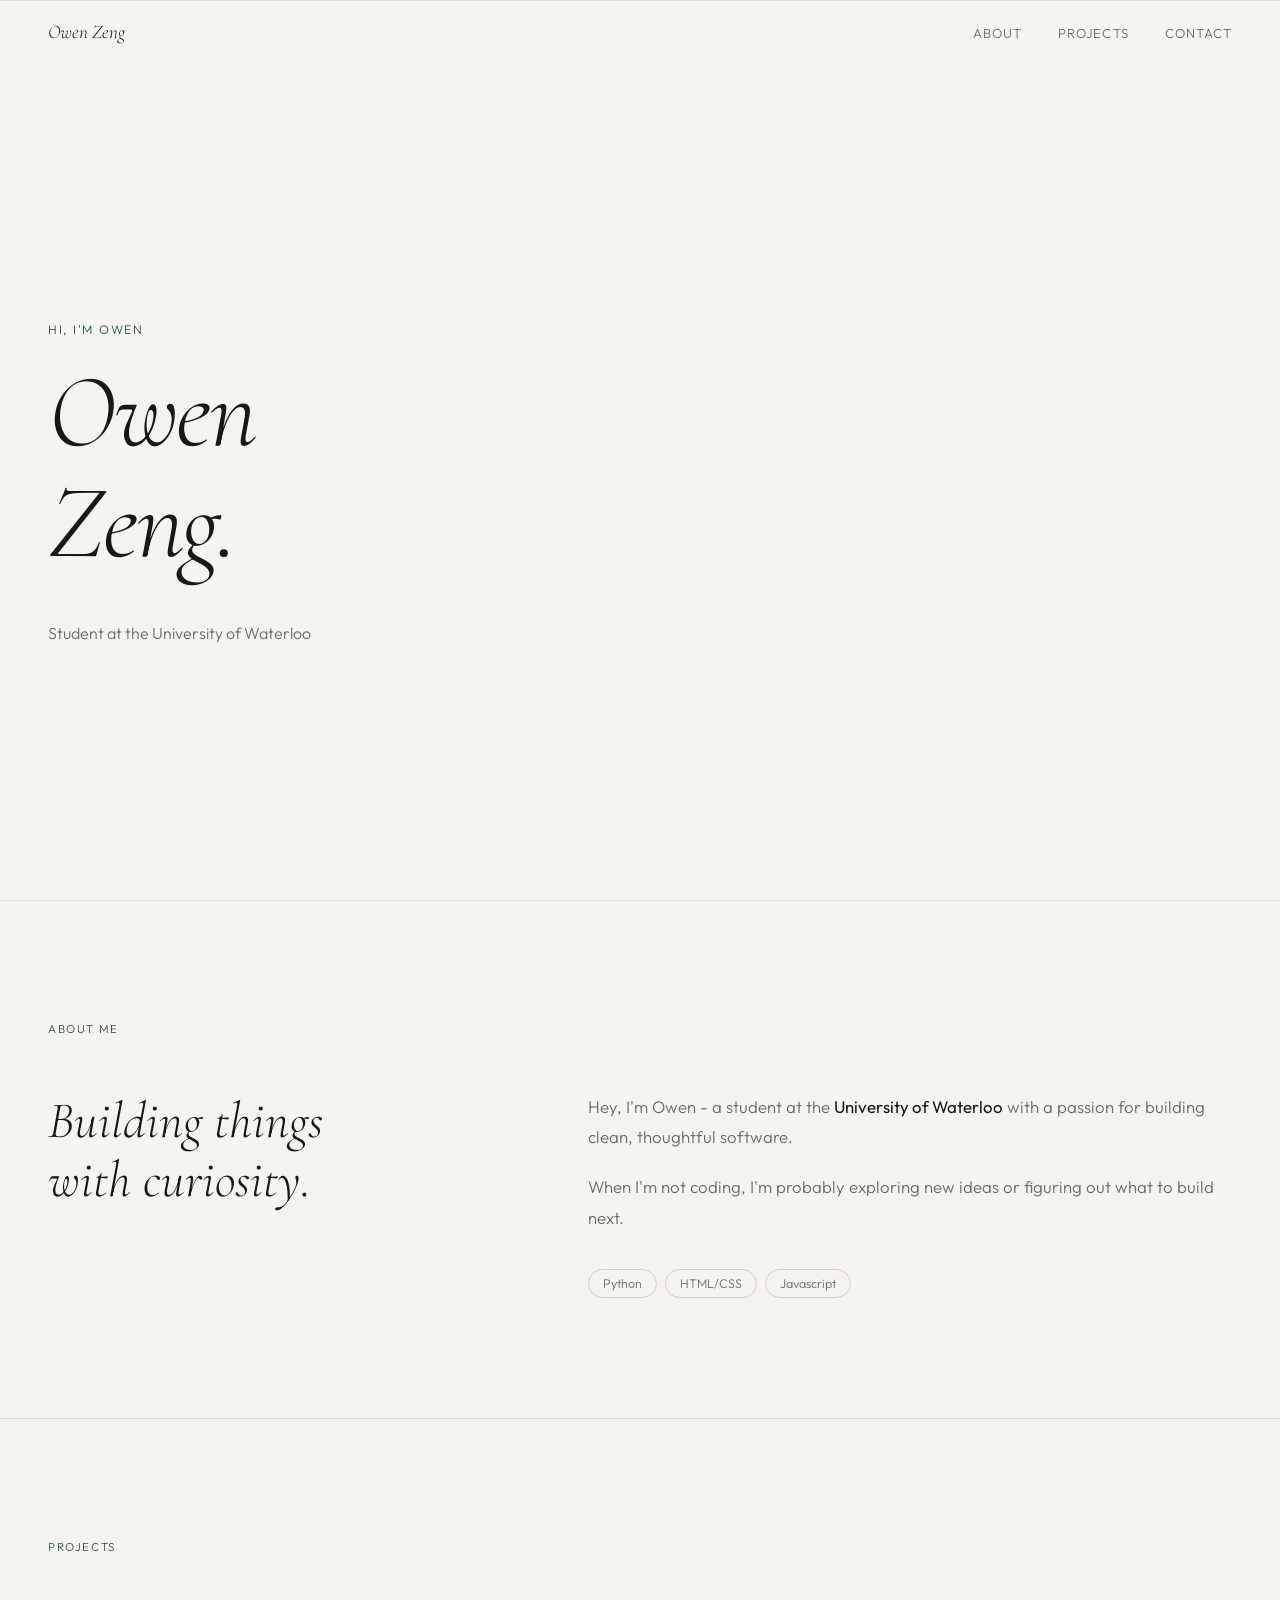
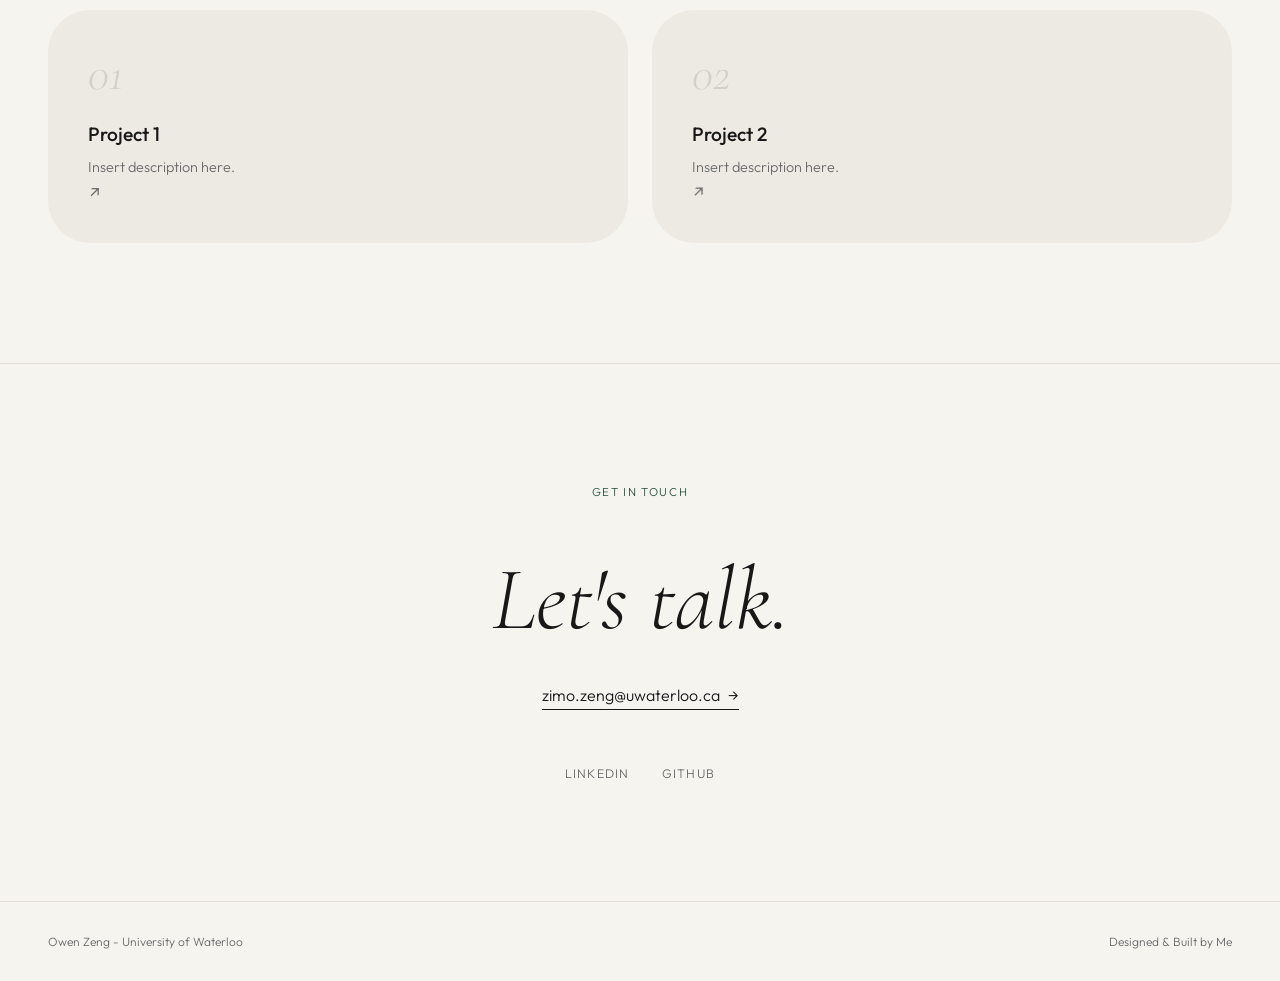
<file: index.html>
<!DOCTYPE html>
<html lang="en">
<head>
    <meta charset="UTF-8">
    <meta name="viewport" content="width=device-width, initial-scale=1.0">
    <title>Owen Zeng</title>
    <link rel="preconnect" href="https://fonts.googleapis.com">
    <link rel="preconnect" href="https://fonts.gstatic.com" crossorigin>
    <link href="https://fonts.googleapis.com/css2?family=Cormorant+Garamond:ital,wght@0,300;1,300;1,400&family=Outfit:wght@300;400;500&display=swap" rel="stylesheet">
    <link rel="stylesheet" href="style.css">
</head>
<body>

    <!-- Custom Cursor -->
     <div id="cursor"></div>

    <!-- Navigation on page-->
    <nav id="nav">
        <a href="#" class="nav-logo"> Owen Zeng </a>
        <ul class="nav-links">
            <li> <a href="#about"> About </a> </li>
            <li> <a href="#projects"> Projects </a> </li>
            <li> <a href="#contact"> Contact </a> </li>
        </ul>
    </nav>


    <!-- Personal Information Section-->
    <section id="hero">
        <p class="hero-eyebrow"> Hi, I'm Owen </p>
        <h1 class="hero-name">
            <span class="line"> <span> Owen </span> </span>
            <span class="line"> <span> Zeng. </span> </span>
        </h1>
        <p class="hero-desc"> Student at the University of Waterloo</p>
    </section>


    <!-- About me Section-->
    <section id="about">
        <p class="section-label reveal"> About Me </p>
        <div class="about-grid">
            <div class="about-left reveal reveal-delay-1">
                <h2 class="about-heading"> Building things <br> with curiosity.</h2>
            </div>
            <div class="about-body reveal reveal-delay-2">
                <p>
                    Hey, I'm Owen - a student at the
                    <strong>University of Waterloo</strong>
                    with a passion for building clean, thoughtful software.
                </p>
                <p>
                    When I'm not coding, I'm probably exploring new ideas or
                    figuring out what to build next.
                </p>
                <div class="skills-row">
                    <span class="skill-tag"> Python </span>
                    <span class="skill-tag"> HTML/CSS </span>
                    <span class="skill-tag"> Javascript </span>
                </div>
            </div>
        </div>
    </section>


    <!-- Projects Section-->
    <section id="projects">
        <p class="section-label reveal"> Projects </p>
        <div class="projects-grid">

            <!-- Replace href with actual links later -->

            <a href ="#" class="card reveal reveal-delay-1">
                <div class="card-num"> 01 </div>
                <div class="card-title"> Project 1 </div>
                <p class="card-desc"> Insert description here. </p>
                <span class="card-arrow"> &#8594; </span>
            </a>

            <!-- Replace href with actual links later -->

            <a href ="#" class="card reveal reveal-delay-2">
                <div class="card-num"> 02 </div>
                <div class="card-title"> Project 2 </div>
                <p class="card-desc"> Insert description here. </p>
                <span class="card-arrow"> &#8594; </span>
            </a>
        
        </div>
    </section>


    <!-- Contact Information Section-->
    <section id="contact">
        <p class="section-label reveal"> Get in Touch </p>
        <h2 class="contact-heading reveal reveal-delay-1"> Let's talk. </h2>
        <a href="mailto:zimo.zeng@uwaterloo.ca" class="contact-email reveal reveal-delay-2">
            zimo.zeng@uwaterloo.ca <span> &#8594; </span>
        </a>
        <div class="contact-links reveal reveal-delay-3">
            <a href="https://linkedin.com/in/zimozeng" target="_blank"> LinkedIn </a>
            <a href="https://github.com/OZzzang" target="_blank"> GitHub </a>
        </div>
    </section>


    <!-- Footer Section-->
    <footer>
        <p> Owen Zeng - University of Waterloo</p>
        <p> Designed & Built by Me</p>
    </footer>

    <script>
        
        // Scroll reveal animation using Intersection Observer API //
        const revealEls = document.querySelectorAll(".reveal");

        // Function to observe //
        const observer = new IntersectionObserver(function(entries) {
            entries.forEach(function(entry) {
                if (entry.isIntersecting) {
                    entry.target.classList.add("visible");
                    observer.unobserve(entry.target);
                }
            });
        }, { threshold: 0.12 });
        
        // Calling the observer function onto the reveal class //
        revealEls.forEach(function(el) {
            observer.observe(el);
        });
        
        // Making nav scrolling non-transparent //
        const nav = document.getElementById("nav");
        
        /* Function calling .addEventListener API to
        add and removed "scrolled" to elements with ID "nav" */
        window.addEventListener("scroll", function() {
            if (window.scrollY > 40) {
                nav.classList.add("scrolled");
            } else {
                nav.classList.remove("scrolled");
            }
        });
        
        // Custom Cursor //
        const cursor = document.getElementById("cursor");

        // Mouse is main cursor cursor is trailing behind //
        let mouseX = -100, mouseY = -100;
        let cursorX = -100, cursorY = -100;
        
        // Updates main Mouse's information in real time //
        document.addEventListener("mousemove", function(e) {
            mouseX = e.clientX;
            mouseY = e.clientY;
        });

        // Function to add or remove "hovered" effect to Cursor //
        document.querySelectorAll("a, button, .card").forEach(function(el) {
            el.addEventListener("mouseenter", function() {
                cursor.classList.add("hovered");
            });

            el.addEventListener("mouseleave", function() {
                cursor.classList.remove("hovered");
            });
        });

        // Function to animate(move the Cursor) and create trailing effect //
        // Also uses requestAnimationFrame API to keep up with monitor refresh rate //
        function animateCursor() {
            cursorX += (mouseX - cursorX) * 0.18;
            cursorY += (mouseY - cursorY) * 0.18;
            cursor.style.left = cursorX + "px";
            cursor.style.top = cursorY + "px";
            requestAnimationFrame(animateCursor);
        }

        // Calling the function //
        animateCursor();

        // 3D Card Tilt Animation //
        document.querySelectorAll(".card").forEach(function(card) {
            card.addEventListener("mousemove", function(e) {
                const rect = card.getBoundingClientRect();
                const x = (e.clientX - rect.left) / (rect.width) - 0.5;
                const y = (e.clientY - rect.top) / (rect.height) - 0.5;
                card.style.transform = 
                    "perspective(310px) rotateY(" + (x * 8) + "deg) rotateX(" + (-y * 6) + "deg) translateZ(4px)";  
            });
            
            card.addEventListener("mouseleave", function() {
                card.style.transform = "";
            });
        });

    </script>
</body>
</html>
</file>
<file: style.css>
/* Color Variables */
:root {
    --bg: #f6f4ef;
    --ink: #181818;
    --ink-2: #6a6a6a;
    --accent: #2b5343;
    --accent-light: #d6e8e1;
    --card: #edeae3;
}


/* Reset default browser styles*/
*, *::before, *::after {
    box-sizing: border-box;
    margin: 0;
    padding: 0;
}


/* Styles for body and global elements */
body {
    background: var(--bg);
    color: var(--ink);
    font-family: "Outfit", sans-serif;
    font-weight: 300;

    /* Hide default cursor */
    *, a, button {
        cursor: none;
    }
}

/* Style the navigation page */
nav {
    position: fixed;
    top: 0;
    left: 0;
    right: 0;
    height: 64px;
    display: flex;
    align-items: center;
    justify-content: space-between;
    padding: 0 48px;
    z-index: 100;
    transition: background 0.4s;
}

.nav-logo {
    font-family: "Cormorant Garamond", serif;
    font-style: italic;
    font-size: 1.2rem;
    color: var(--ink);
    text-decoration: none;
    opacity: 0;
    animation: fadeUp 0.6s 0.8s forwards;
}

.nav-links {
    display: flex;
    gap: 36px;
    list-style: none;
    opacity: 0;
    animation: fadeUp 0.6s 1s forwards;
}

.nav-links a {
    text-decoration: none;
    font-size: 0.82rem;
    letter-spacing: 0.08em;
    text-transform: uppercase;
    color: var(--ink-2);
    position: relative;
    transition: color 0.3s;
}

.nav-links a::after {
    content: "";
    position: absolute;
    left: 50%;
    right: 50%;
    bottom: -2px;
    height: 1px;
    background: var(--accent);
    transition: left 0.3s, right 0.3s;
}

.nav-links a:hover::after {
    left: 0;
    right: 0;
}

/* Added hover effect to nav links */
.nav-links a:hover {
    color: var(--ink);
}

/* Making nav non-transparent while scrolling */
nav.scrolled {
    background: rgba(246, 244, 239, 0.88);
    backdrop-filter: blur(12px);
}

/* Styling myself page */
#hero {
    min-height: 100svh;
    display: flex;
    flex-direction: column;
    justify-content: center;
    padding: 0 48px;
    padding-top: 64px;
}

.hero-eyebrow {
    font-size: 0.78rem;
    letter-spacing: 0.14em;
    text-transform: uppercase;
    color: var(--accent);
    margin-bottom: 28px;
    opacity: 0;
    animation: fadeUp 0.5s 0.2s forwards;
}

.hero-name {
    font-family: "Cormorant Garamond", serif;
    font-style: italic;
    font-weight: 300;
    font-size: clamp(4.5rem, 10vw, 6.5rem);
    line-height: 0.92;
    letter-spacing: -0.02em;
}

.hero-name .line {
    display: block;
    overflow: hidden;
    padding-bottom: 0.15em;
}

.hero-name .line span {
    display: block;
    transform: translateY(110%);
    animation: slideUp 0.9s cubic-bezier(0.16, 1, 0.3, 1) forwards;
}

.hero-name .line:nth-child(1) span {
    animation-delay: 0.3s;
}

.hero-name .line:nth-child(2) span {
    animation-delay: 0.45s;
}

.hero-desc {
    margin-top: 36px;
    font-size: 1rem;
    color: var(--ink-2);
    opacity: 0;
    animation: fadeUp 0.6s 0.9s forwards;
}

/* Styling about and projects section */
section {
    padding: 120px 48px;
    border-top: 1px solid #e0ddd6;
}

.section-label {
    font-size: 0.72rem;
    letter-spacing: 0.14em;
    text-transform: uppercase;
    color: var(--accent);
    margin-bottom: 56px;
}

.about-heading {
    font-family: "Cormorant Garamond", serif;
    font-style: italic;
    font-size: clamp(2.2rem, 4vw, 3.5rem);
    font-weight: 300;
    line-height: 1.15;
}

.about-body p {
    font-size: 1.05rem;
    line-height: 1.8;
    color: var(--ink-2);
    margin-bottom: 20px;
}

.about-body strong {
    color: var(--ink);
    font-weight: 400;
}


/* Styling skills section */
.skills-row {
    display: flex;
    flex-wrap: wrap;
    gap: 8px;
    margin-top: 36px;
}

.skill-tag {
    padding: 6px 14px;
    border: 1px solid #d4d0c8;
    border-radius: 99px;
    font-size: 0.78rem;
    color: var(--ink-2);
}

.card {
    background: var(--card);
    border-radius: 42px;
    padding: 40px;
    text-decoration: none;
    color: inherit;
    display: block;
    transition: transform 0.15s;
}

/* Added hover effect to project cards */
.card-arrow {
    display: inline-block;
    font-size: 1.2rem;
    color: var(--ink-2);
    transform: rotate(-45deg);
    transition: transform 0.3s, color 0.3s;
}

.card:hover {
    transform: translateY(-4px);
}

.card:hover .card-arrow {
    transform: rotate(-45deg) translate(4px, -4px);
    color: var(--accent);
}

.card-num {
    font-family: "Cormorant Garamond", serif;
    font-style: italic;
    font-size: 3rem;
    color: #d4d0c8;
    line-height: 1;
    margin-bottom: 24px;
}

.card-title {
    font-size: 1.2rem;
    font-weight: 500;
    margin-bottom: 10px;
}

.card-desc {
    font-size: 0.9rem;
    color: var(--ink-2);
    line-height: 1.6;
}

/* Styling contact and footer section */
#contact {
    text-align: center;
}

.contact-heading {
    font-family: "Cormorant Garamond", serif;
    font-style: italic;
    font-size: clamp(3rem, 7vw, 6rem);
    font-weight: 300;
    line-height: 1;
    margin-bottom: 40px;
}

.contact-email {
    display: inline-flex;
    align-items: center;
    gap: 8px;
    text-decoration: none;
    color: var(--ink);
    border-bottom: 1px solid currentColor;
    padding-bottom: 4px;
}

.contact-links {
    margin-top: 56px;
    display: flex;
    justify-content: center;
    gap: 32px;
}

.contact-links a {
    font-size: 0.78rem;
    letter-spacing: 0.1em;
    text-transform: uppercase;
    color: var(--ink-2);
    text-decoration: none;
}

footer {
    padding: 32px 48px;
    border-top: 1px solid #e0ddd6;
    display: flex;
    justify-content: space-between;
}

footer p {
    font-size: 0.75rem;
    color: var(--ink-2);
}


/* Fixing layout and other spacing */
.about-grid {
    display: grid;
    grid-template-columns: 1fr 1.4fr;
    gap: 80px;
}

.projects-grid {
    display: grid;
    /* change repeat first input to how many projects on page */
    grid-template-columns: repeat(2, 1fr);
    gap: 24px;
}

/* Making it responsive(for mobile devices, not desktop) */
@media (max-width: 768px) {
    nav, section, footer {
        padding-left: 24px;
        padding-right: 24px;
    }

    .about-grid {
        grid-template-columns: 1fr;
    }

    .projects-grid {
        grid-template-columns: 1fr;
    }
}

/* Adding animations */
@keyframes fadeUp {
    from {
        opacity: 0;
        transform: translateY(16px);
    }

    to {
        opacity: 1;
        transform: translateY(0);
    }
}

@keyframes slideUp {
    from {
        transform: translateY(110%);
    }
    
    to {
        transform: translateY(0);
    }
}

/* Adding smooth scrolling */
.reveal {
    opacity: 0;
    transform: translateY(32px);
    transition: opacity 0.8s cubic-bezier(0.16, 1, 0.3, 1), 
                transform 0.8s cubic-bezier(0.16, 1, 0.3, 1);
}

.reveal.visible {
    opacity: 1;
    transform: translateY(0);
}

.reveal-delay-1 {
    transition-delay: 0.1s;
}

.reveal-delay-2 {
    transition-delay: 0.2s;
}

.reveal-delay-3 {
    transition-delay: 0.3s;
}

.reveal-delay-4 {
    transition-delay: 0.4s;
}

/* Custom Cursor */
#cursor {
    position: fixed;
    width: 10px;
    height: 10px;
    background: var(--accent);
    border-radius: 50%;
    pointer-events: none;
    z-index: 9999;
    transform: translate(-50%, -50%);
    transition: width 0.2s, height 0.2s, background 0.2s;
}

#cursor.hovered {
    width: 36px;
    height: 36px;
    background: var(--accent-light);
}
</file>
